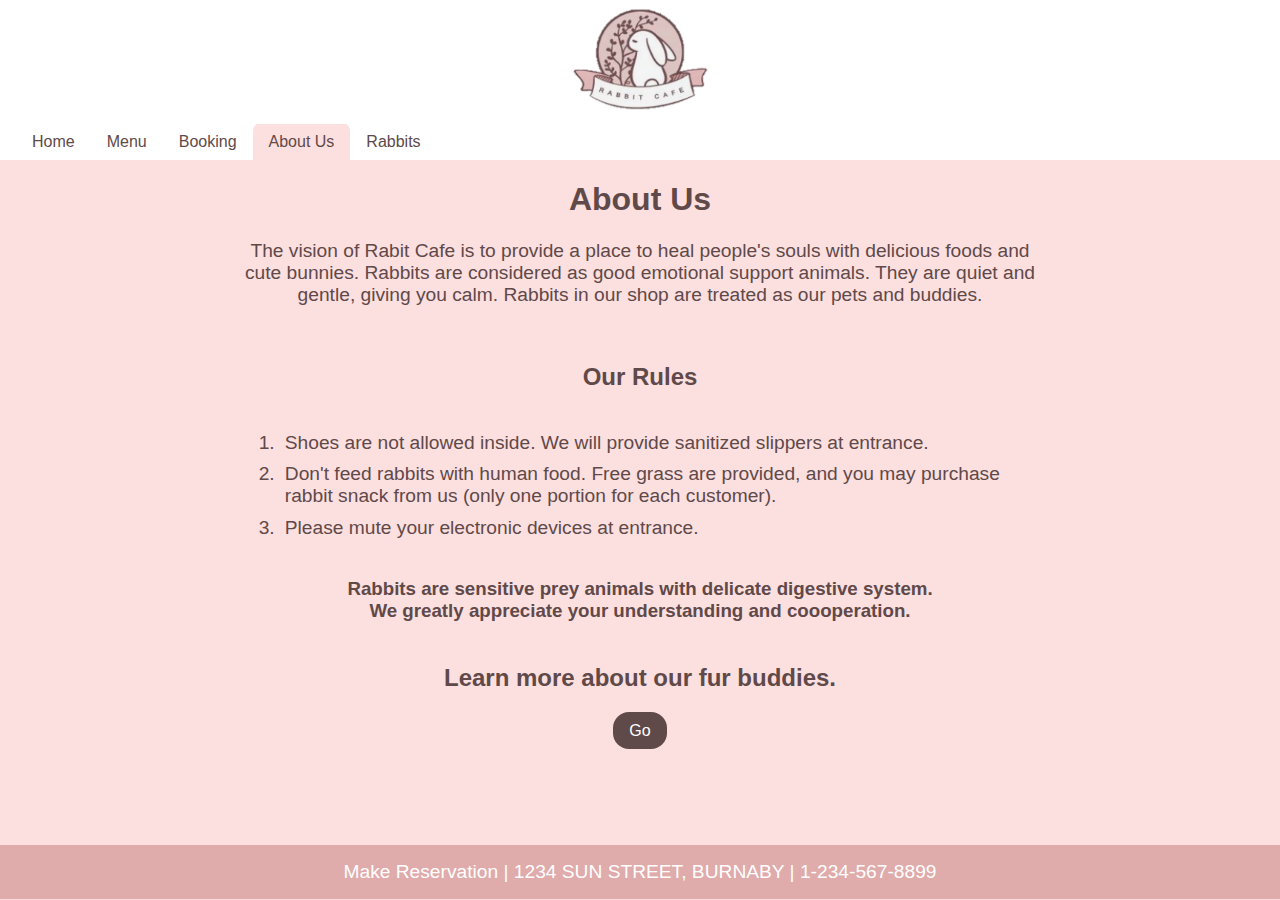
<file: about_us.html>
<!DOCTYPE html>
<html lang="en">
<head>
    <meta charset="UTF-8">
    <meta name="viewport" content="width=device-width, initial-scale=1.0">
    <title>Rabit Cafe - About Us</title>
    <link rel="icon" type="image/x-icon" href="images/favicon.svg">
    <link rel="stylesheet" href="css/general.css">
</head>
<body>
<div class="sticky">
    <div class="logo-div">
    <img class="logo" src="images/logo.svg" width="150" alt="Rabbit Cafe Logo">
</div>
<!-- nav bar starts -->
   <nav>
       <ul>
           <li><a href="index.html">Home</a></li>
           <li><a href="menu.html">Menu</a></li>
           <li><a href="booking.html">Booking</a></li>
           <li><a class="active" href="about_us.html">About Us</a></li>
           <li><a href="rabbits.html">Rabbits</a></li>
       </ul>
   </nav>
<!-- nav bar ends --> 
</div>

<div class="content">
    <div class="about">
        <h1>About Us</h1>
        <p>The vision of Rabit Cafe is to provide a place to heal people's souls with delicious foods and cute bunnies. Rabbits are considered as good emotional support animals. They are quiet and gentle, giving you calm. Rabbits in our shop are treated as our pets and buddies.</p><br>
    </div>
    <div class="about">
    <h2>Our Rules</h2>
        <ol class="orderlist">
            <li class="rule">Shoes are not allowed inside. We will provide sanitized slippers at entrance.</li>
            <li class="rule">Don't feed rabbits with human food. Free grass are provided, and you may purchase rabbit snack from us (only one portion for each customer).</li>
            <li class="rule">Please mute your electronic devices at entrance.</li>
        </ol>
    <br><h3>Rabbits are sensitive prey animals with delicate digestive system. 
        <br>We greatly appreciate your understanding and coooperation. <br><br>
    </h3>
    <h2>Learn more about our fur buddies.</h2>
    </div>
    <a href="rabbits.html"><button>Go</button></a>

    <footer>
        <p style="margin: 0px; padding: 1rem;"><a href="booking.html">Make Reservation</a> | 1234 SUN STREET, BURNABY | 1-234-567-8899<br>
        </p>
    </footer>
</div>
</body>
</html>
</file>
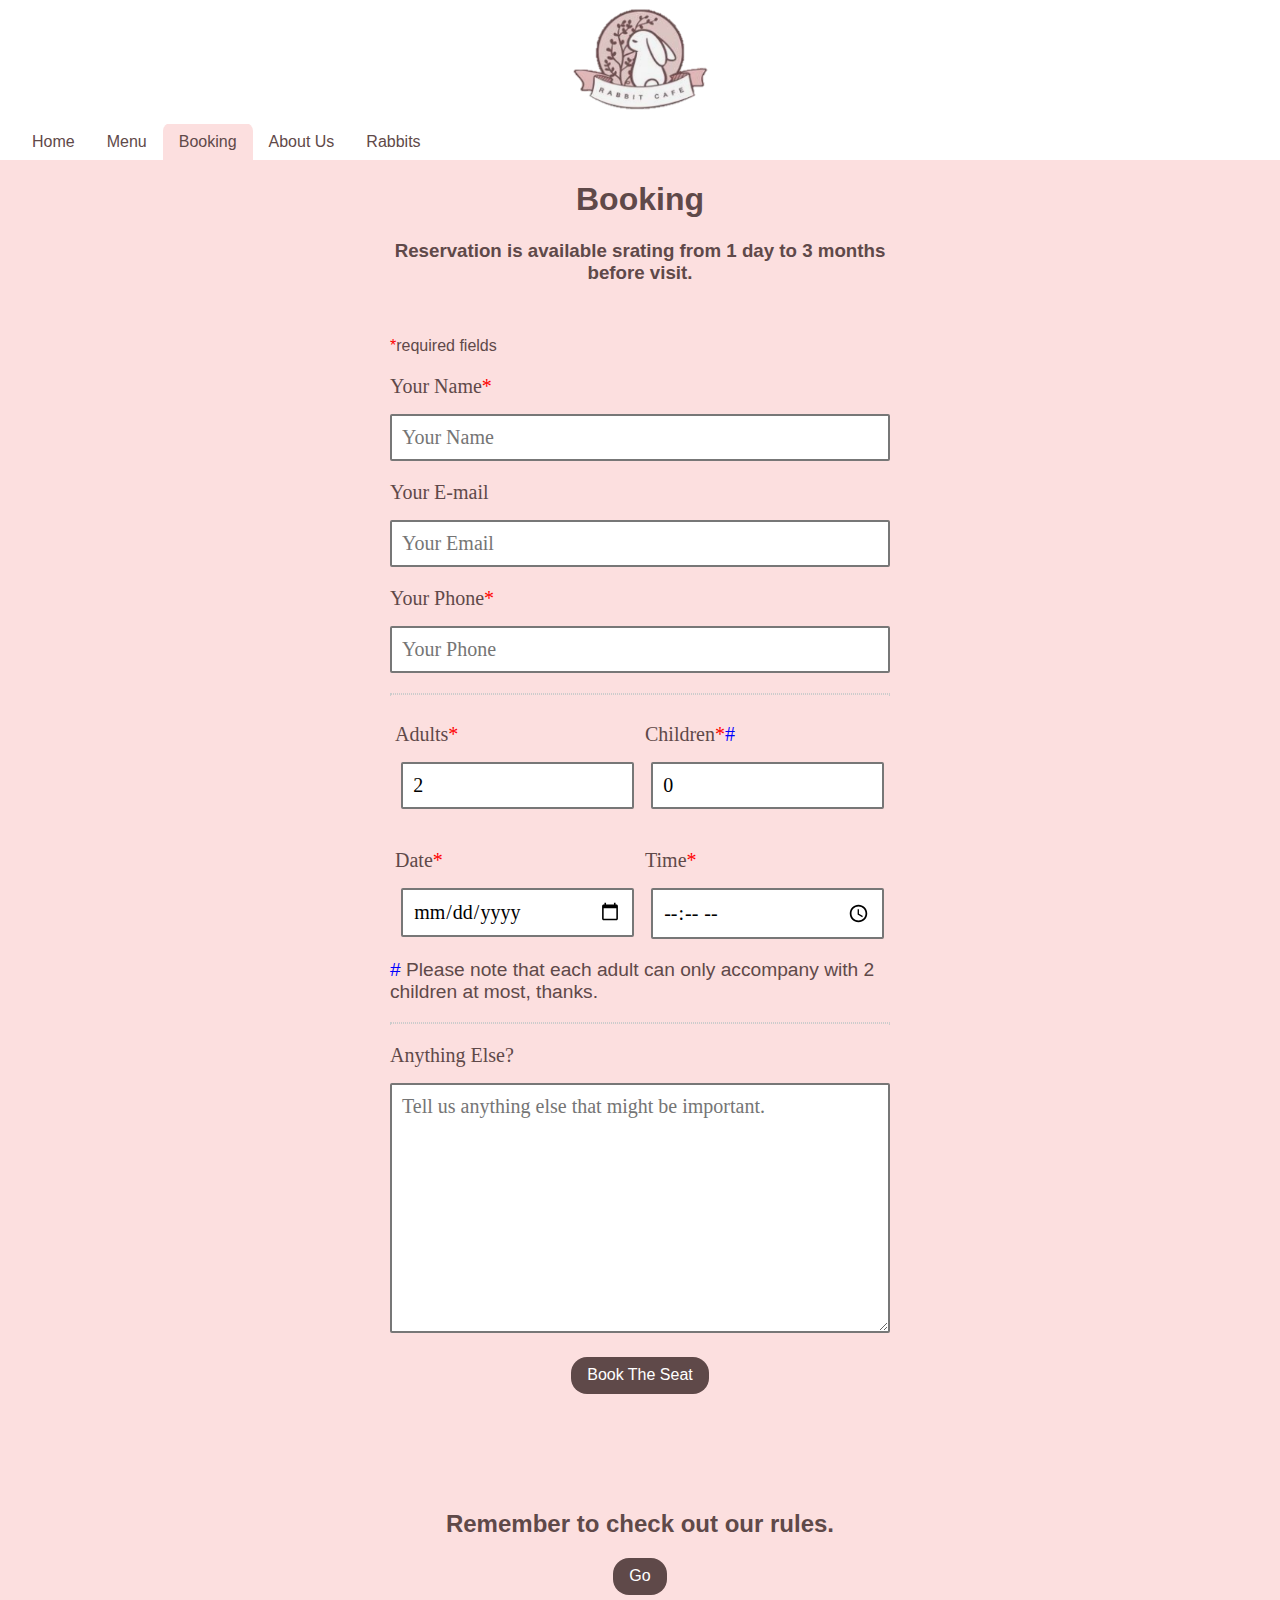
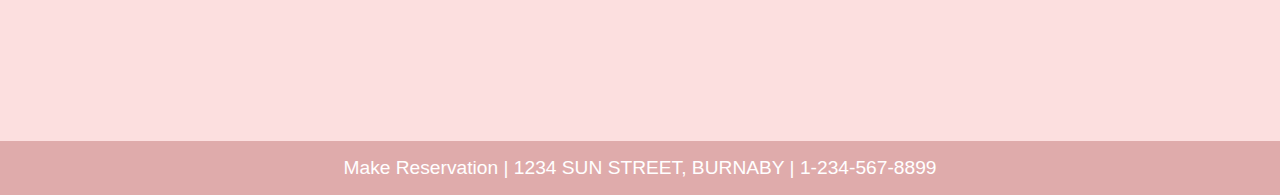
<file: booking.html>
<!DOCTYPE html>
<html lang="en">
<head>
    <meta charset="UTF-8">
    <meta name="viewport" content="width=device-width, initial-scale=1.0">
    <title>Rabit Cafe - Booking</title>
    <link rel="icon" type="image/x-icon" href="images/favicon.svg">
    <link rel="stylesheet" href="css/general.css">
    <style>
    .form-wrapper {
        width: 500px;
        margin: 0 auto;
        padding: 50px;
      }
      
      div.elem-group {
        margin: 20px 0;
      }
      
      div.elem-group.inlined {
        width: 49%;
        display: inline-block;
        float: left;
        margin-left: 1%;
      }
      
      label {
        display: block;
        font-family: 'Nanum Gothic';
        padding-bottom: 1rem;
        font-size: 1.25rem;
      }
      
      input, select, textarea {
        border-radius: 2px;
        border: 2px solid #777;
        box-sizing: border-box;
        font-size: 1.25rem;
        font-family: 'Nanum Gothic';
        width: 100%;
        padding: 10px;
      }
      
      div.elem-group.inlined input {
        width: 95%;
        display: inline-block;
      }
      
      textarea {
        height: 250px;
      }
      
      hr {
        border: 1px dotted #ccc;
      }
      
      @media only screen and (max-width: 600px) {
      .form-wrapper {
        width: 80%; 
       
      }
      }

    </style>
</head>
<body>
<div class="sticky">
  <div class="logo-div">
    <img class="logo" src="images/logo.svg" width="150" alt="Rabbit Cafe Logo">
</div>
<!-- nav bar starts -->
 <nav>
     <ul>
         <li><a href="index.html">Home</a></li>
         <li><a href="menu.html">Menu</a></li>
         <li><a class="active" href="booking.html">Booking</a></li>
         <li><a href="about_us.html">About Us</a></li>
         <li><a href="rabbits.html">Rabbits</a></li>
     </ul>
 </nav>
<!-- nav bar ends -->
</div>

<div class="content form-wrapper">  
    <h1>Booking</h1>
    <h3>Reservation is available srating from 1 day to 3 months before visit.</h3><br>
    <p style="text-align: left;font-size: 1rem;"><span style="color:red;">*</span>required fields</p>
<!-- Form starts -->
    <form>
        <div class="elem-group">
          <label for="name" style="text-align: left;">Your Name<span style="color:red;">*</span></label>
          <input type="text" id="name" name="visitor_name" placeholder="Your Name" pattern=[A-Z\sa-z]{3,20} required>
        </div>
        <div class="elem-group">
          <label for="email" style="text-align: left;">Your E-mail</label>
          <input type="email" id="email" name="visitor_email" placeholder="Your Email">
        </div>
        <div class="elem-group">
          <label for="phone" style="text-align: left;">Your Phone<span style="color:red;">*</span></label>
          <input type="tel" id="phone" name="visitor_phone" placeholder="Your Phone" pattern=(\d{3})-?\s?(\d{3})-?\s?(\d{4}) required>
        </div>
        <hr>
        <div class="elem-group inlined">
          <label for="adult" style="text-align: left;">Adults<span style="color:red;">*</span></label>
          <input type="number" id="adult" name="total_adults" value="2" min="1" required>
        </div>
        <div class="elem-group inlined">
          <label for="child" style="text-align: left;">Children<span style="color:red;">*</span><span style="color:blue;">#</span></label>
          <input type="number" id="child" name="total_children" value="0" min="0" required>
        </div>
        <div class="elem-group inlined">
          <label for="date" style="text-align: left;">Date<span style="color:red;">*</span></label>
          <input type="date" id="date" name="date" required>
        </div>
        <div class="elem-group inlined">
            <label for="time" style="text-align: left;">Time<span style="color:red;">*</span></label>
            <input type="time" id="time" name="time" required>
          </div>
        <p style="text-align: left;"><span style="color:blue;">#</span> Please note that each adult can only accompany with 2 children at most, thanks.</p>
        <hr>
        <div class="elem-group">
          <label for="message" style="text-align: left;">Anything Else?</label>
          <textarea id="message" name="visitor_message" placeholder="Tell us anything else that might be important."></textarea>
        </div>
        <button type="submit">Book The Seat</button>
      </form>
<!-- form ends -->
<h2>Remember to check out our rules.</h2>
    <a href="about_us.html"><button>Go</button></a>
</div>
<footer>
  <p style="margin: 0px; padding: 1rem;"><a href="booking.html">Make Reservation</a> | 1234 SUN STREET, BURNABY | 1-234-567-8899<br>
  </p>
</footer>     
</body>
</html>
</file>
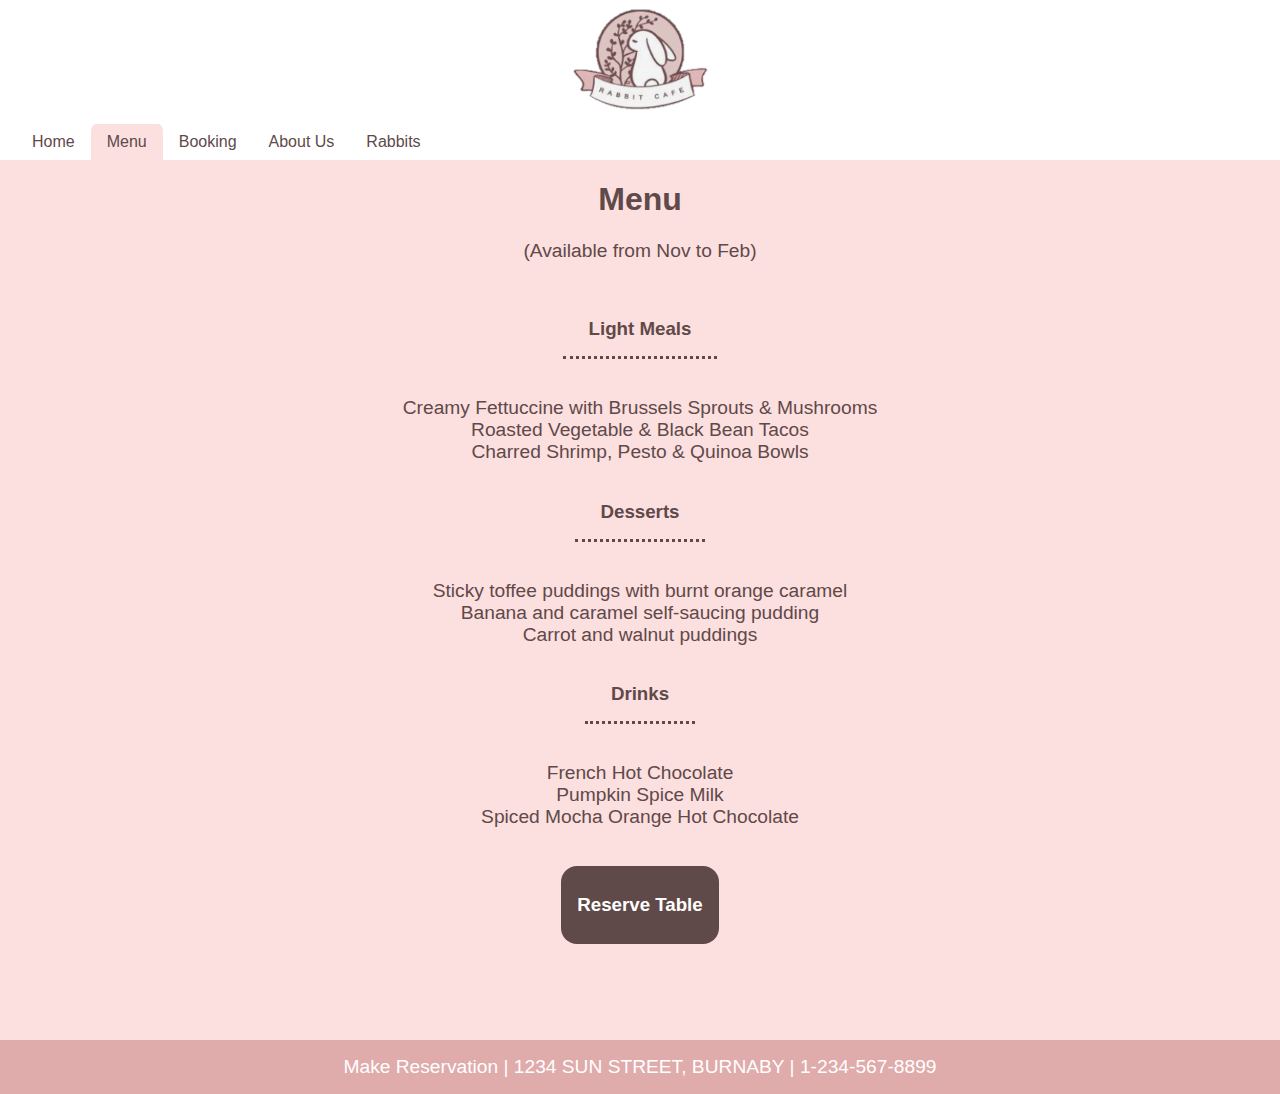
<file: menu.html>
<!DOCTYPE html>
<html lang="en">
<head>
    <meta charset="UTF-8">
    <meta name="viewport" content="width=device-width, initial-scale=1.0">
    <title>Rabbit Cafe - Menu</title>
    <link rel="icon" type="image/x-icon" href="images/favicon.svg">
    <link rel="stylesheet" href="css/general.css">
</head>
<body>
<div class="sticky">
    <div class="logo-div">
        <img class="logo" src="images/logo.svg" width="150" alt="Rabbit Cafe Logo">
    </div>
<!-- nav bar starts -->
    <nav>
        <ul>
            <li><a href="index.html">Home</a></li>
            <li><a class="active" href="menu.html">Menu</a></li>
            <li><a href="booking.html">Booking</a></li>
            <li><a href="about_us.html">About Us</a></li>
            <li><a href="rabbits.html">Rabbits</a></li>
        </ul>
    </nav>
<!-- nav bar ends -->
</div>
<div class="content"> 
    <h1>Menu</h1>
    <p font-size="0.1rem">(Available from Nov to Feb)</p><br>
    
    <section class="menu">
        <h3>Light Meals</h3>
        <p>Creamy Fettuccine with Brussels Sprouts & Mushrooms
        <br>Roasted Vegetable & Black Bean Tacos
        <br>Charred Shrimp, Pesto & Quinoa Bowls</p>
    </section>
    <section class="menu">
        <h3>Desserts</h3>
        <p>Sticky toffee puddings with burnt orange caramel
        <br>Banana and caramel self-saucing pudding
        <br>Carrot and walnut puddings</p>
    </section>
    <section class="menu">
        <h3>Drinks</h3>
        <p>French Hot Chocolate
        <br>Pumpkin Spice Milk
        <br>Spiced Mocha Orange Hot Chocolate</p>
    </section><br>
    
    <a href="booking.html"><button><h3>Reserve Table</h3></button></a>
</div>
<footer>
    <p style="margin: 0px; padding: 1rem;"><a href="booking.html">Make Reservation</a> | 1234 SUN STREET, BURNABY | 1-234-567-8899<br>
    </p>
</footer> 
</body>
</html>
</file>
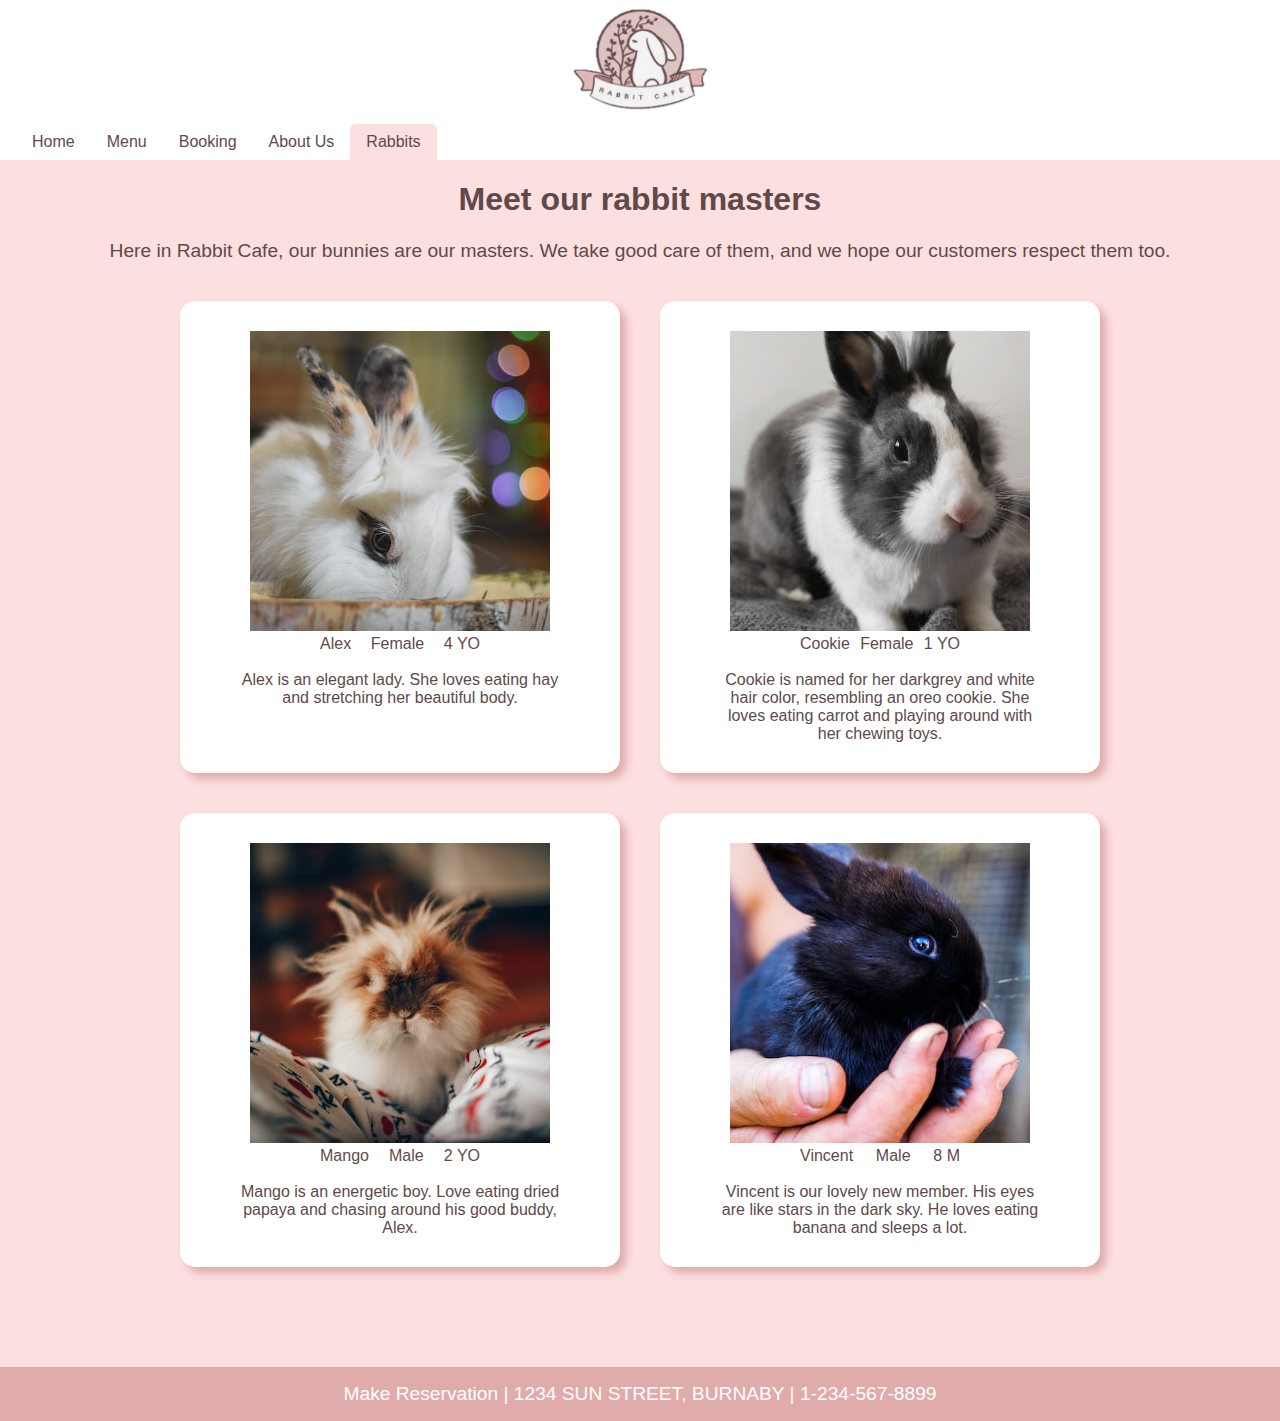
<file: rabbits.html>
<!DOCTYPE html>
<html lang="en">
<head>
    <meta charset="UTF-8">
    <meta name="viewport" content="width=device-width, initial-scale=1.0">
    <title>Rabbit Cafe - Rabbits</title>
    <link rel="icon" type="image/x-icon" href="images/favicon.svg">
    <link rel="stylesheet" href="css/general.css">
</head>
<body>
<div class="sticky">
    <div class="logo-div">
        <img class="logo" src="images/logo.svg" width="150" alt="Rabbit Cafe Logo">
    </div>
<!-- nav bar starts -->
    <nav>
        <ul>
            <li><a href="index.html">Home</a></li>
            <li><a href="menu.html">Menu</a></li>
            <li><a href="booking.html">Booking</a></li>
            <li><a href="about_us.html">About Us</a></li>
            <li><a class="active" href="rabbits.html">Rabbits</a></li>
        </ul>
    </nav>
<!-- nav bar ends -->
</div>

<div class="content">
    <h1>Meet our rabbit masters</h1>
    <p>Here in Rabbit Cafe, our bunnies are our masters. We take good care of them, and we hope our customers respect them too.</p>

<!-- image gallery satrts-->
<div class="gallery">    
    <div class="card-container">
        <img src="images/Alex.jpg" alt="Alex">
        <div class="info-wrapper">
            <div class="rabbit-info">Alex</div>
            <div class="rabbit-info">Female</div>
            <div class="rabbit-info">4 YO</div>
        </div><br>
        <div class="rabbit-desc">Alex is an elegant lady. She loves eating hay and stretching her beautiful body.</div>
    </div>

    <div class="card-container">
        <img src="images/Cookie.jpg" alt="Cookie">
        <div class="info-wrapper">
            <div class="rabbit-info">Cookie</div>
            <div class="rabbit-info">Female</div>
            <div class="rabbit-info">1 YO</div>
        </div><br>
        <div class="rabbit-desc">Cookie is named for her darkgrey and white hair color, resembling an oreo cookie. She loves eating carrot and playing around with her chewing toys.</div>
    </div>

    <div class="card-container">
        <img src="images/Mango.jpg" alt="Mango">
        <div class="info-wrapper">
            <div class="rabbit-info">Mango</div>
            <div class="rabbit-info">Male</div>
            <div class="rabbit-info">2 YO</div>
        </div><br>
        <div class="rabbit-desc">Mango is an energetic boy. Love eating dried papaya and chasing around his good buddy, Alex.</div>
    </div>

    <div class="card-container">
        <img src="images/Vincent.jpg" alt="Vincent">
        <div class="info-wrapper">    
            <div class="rabbit-info1">Vincent</div>
            <div class="rabbit-info2">Male</div>
            <div class="rabbit-info3">8 M</div>
        </div><br>
        <div class="rabbit-desc">Vincent is our lovely new member. His eyes are like stars in the dark sky. He loves eating banana and sleeps a lot.</div>
    </div>
</div>
<!-- image gallery ends-->

</div>
<footer>
    <p style="margin: 0px; padding: 1rem;"><a href="booking.html">Make Reservation</a> | 1234 SUN STREET, BURNABY | 1-234-567-8899<br>
    </p>
</footer>
</body>
</html>
</file>
<file: css/general.css>
body {
    text-align: center;
    background-color: #FCDFDF;
    color: #5F4949;
    margin: 0px;
    font-family: Arial;
}

p {
  font-size: 1.2em;
}

button {
  background-color:#5F4949;
  border: none;
  color:  white;
  border-radius: 1rem;
  padding: 0.6rem 1rem;
  font-size: 16px;
  cursor: pointer;
  margin-bottom: 6rem;
}

button:hover {
  background-color:#DFABAB;
  color: #5F4949;
}

/* sticky logo & nav bar starts*/
.logo-div {
    background-color: white;
    margin: 0px;
    display: block;
}

.sticky {
    position: fixed;
    top: 0;
    width: 100%;
}

.sticky + .content {
  padding-top: 10rem;
}
/* sticky logo & nav bar ends */

/* nav bar css starts */
nav ul {
    display: flex;
    flex-flow: row wrap;
    align-items: baseline;  
    list-style-type: none;
    margin: 0;
    padding: 9px 16px;
    overflow: hidden;
    background-color: white;
  }
  
nav ul li {
    align-items: baseline; 
  }
  
nav ul li a {
    align-items: baseline;   
    color:#5F4949;
    text-align: center;
    padding: 10px 16px;
    text-decoration: none;
  }
  
nav ul li a:hover:not(.active) {
    background-color: #DFABAB;
    border-top-left-radius: 8px;
    border-top-right-radius: 8px;
  }
  
.active {
    background-color: #FCDFDF;
    border-top-left-radius: 8px;
    border-top-right-radius: 8px;
  }
/* nav bar css ends */

.content {
  margin: auto;
  text-align: center;
}

.about {
  width: 800px;
  margin: auto;
  text-align: center;
}

.orderlist {
  display: inline-block;
  text-align: left;
}

.rule {
  padding: 0.3rem;
  font-size: 1.2rem;
}

.menu {
  list-style-type: none;
  display: flex;
  flex-flow: column wrap;
  align-items: center;
}

.menu h3 {
  padding: 0 1.6rem 1rem 1.6rem;
  border-bottom-style: dotted;
}

/* photo gallery css starts */
.gallery {
  display: flex;
  flex-flow: row wrap;
  justify-content: center;
  margin-bottom: 5rem;
}

.card-container {
  width: 380px;
  border-radius: 15px;
  padding: 30px;
  margin: 20px;
  box-shadow: 6px 6px 8px #DFABAB;
  background-color: white;
}

.card-container img {
  width: 300px;
  height: 300px;
  object-fit: cover;
    
}

.info-wrapper {
  display: flex;
  flex-flow: row wrap;
  justify-content: space-between;
  width: 10rem;
  margin: auto;
}

.rabbit-desc {
  width: 20rem;
  margin: auto;
}
/* photo gallery css ends */

footer {
  background-color: #DFABAB;
  color: white;
  margin: 0px;
}

footer a {
  text-decoration: none;
  color: white;
}

@media only screen and (max-width: 600px) {
  body {
    width: 100%;
  }

  .sticky + .content {
    padding-top: 22rem;
  }

  nav ul{
    display: flex;
    flex-flow: column;
    align-items: stretch;
    justify-content: flex-start;
    padding: 0px;
  }

  nav a {
    display: block;
    margin: 0;
  }

  nav ul li a:hover:not(.active) {
    background-color: #DFABAB;
    border-radius: 0px;
  }
  
  .active {
    background-color: #FCDFDF;
    border-radius: 0px;
    display: block;
    margin: 0;
  }

  video {
    width: 90%;
    height: auto;
    margin-top: 2rem;
  }

  .about {
    width: 90%;
  }


}
</file>
